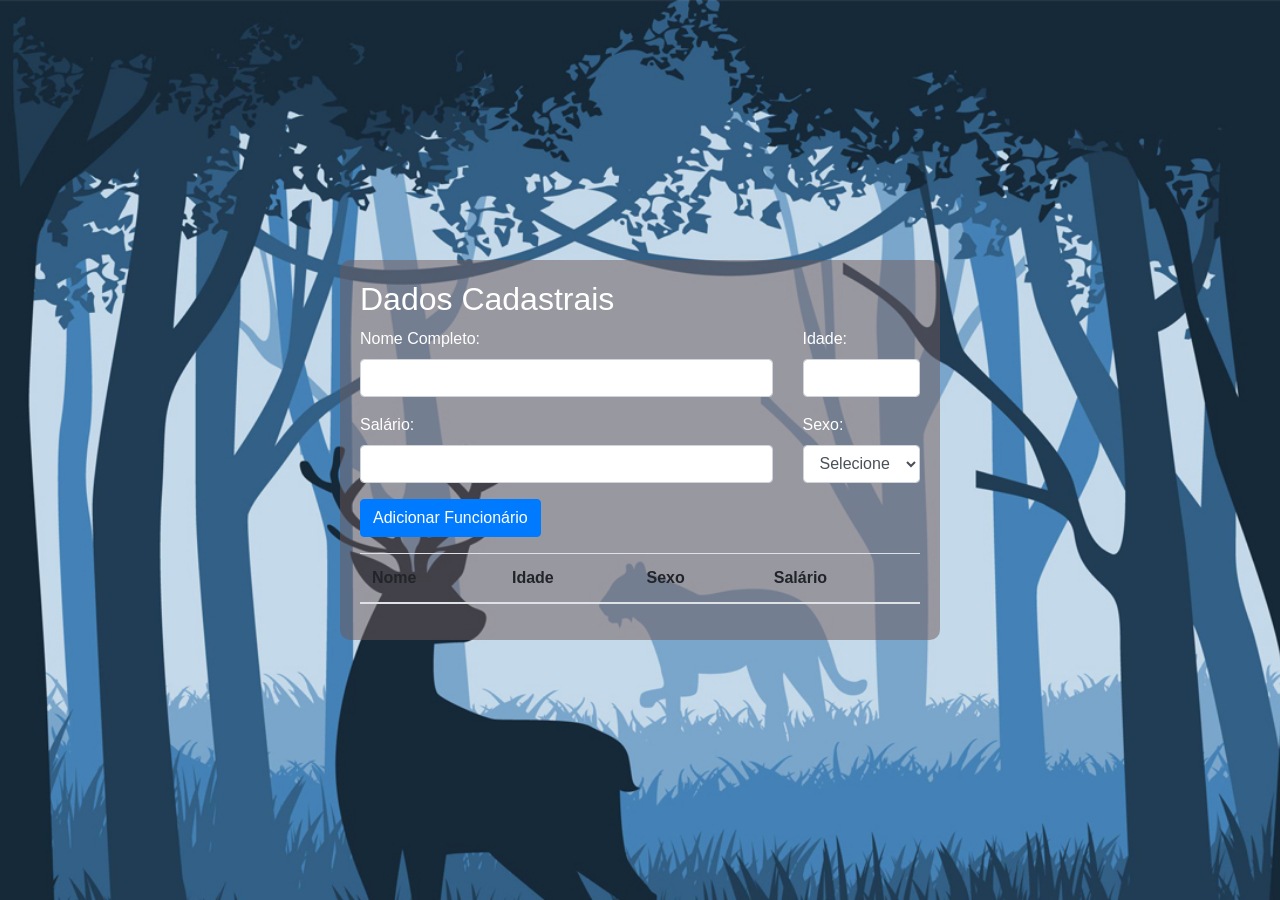
<file: av1/index.html>
<!DOCTYPE html>
<html lang="pt-BR">

<head>
    <meta charset="UTF-8">
    <meta name="viewport" content="width=device-width, initial-scale=1.0">
    <title>Cadastro de Funcionários</title>
    <link rel="stylesheet" href="https://stackpath.bootstrapcdn.com/bootstrap/4.5.2/css/bootstrap.min.css">
    <link rel="stylesheet" href="css/style.css">
</head>

<body>
    <div class="container">
        <h2>Dados Cadastrais</h2>
        <form id="employeeForm">

            <div class="row">
                <div class="col-9">
                    <div class="form-group">
                        <label for="name">Nome Completo:</label>
                        <input type="text" id="name" class="form-control" required>
                    </div>
                    <div class="form-group">
                        <label for="salary">Salário:</label>
                        <input type="number" id="salary" class="form-control" required min="1500" max="15000"
                            step="0.01">
                    </div>
                </div>
                <div class="col-3">
                    <div class="form-group">
                        <div class="form-group">
                            <label for="age">Idade:</label>
                            <input type="number" id="age" class="form-control" required min="15" max="120">
                        </div>
                    </div>
                    <label for="gender">Sexo:</label>
                    <select id="gender" class="form-control" required>
                        <option value="">Selecione</option>
                        <option value="Masculino">Masculino</option>
                        <option value="Feminino">Feminino</option>
                    </select>
                </div>

            </div>


            <button type="submit" id="submitBtn" class="btn btn-primary">Adicionar Funcionário</button>
            <div id="message" class="mt-2"></div>
        </form>

        <table class="table table-striped mt-3" id="employeeTable">
            <thead>
                <tr>
                    <th>Nome</th>
                    <th>Idade</th>
                    <th>Sexo</th>
                    <th>Salário</th>
                </tr>
            </thead>
            <tbody></tbody>
        </table>
    </div>

    <script src="script.js"></script>
</body>

</html>
</file>
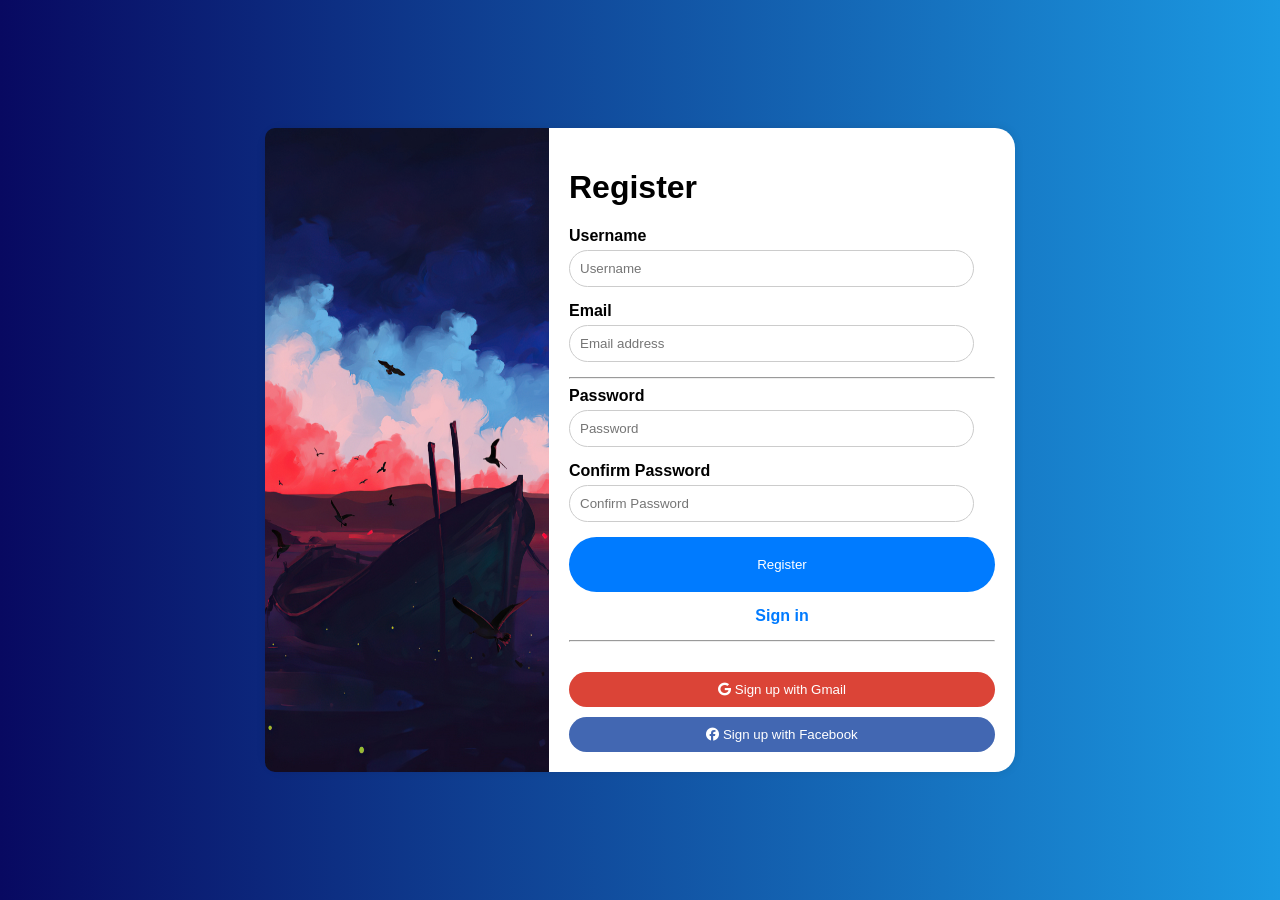
<file: av2/index.html>
<!DOCTYPE html>
<html lang="pt-BR">

<head>
    <meta charset="UTF-8">
    <meta name="viewport" content="width=device-width, initial-scale=1.0">
    <title>Formulário com Imagem</title>
    <link rel="stylesheet" href="https://cdnjs.cloudflare.com/ajax/libs/font-awesome/6.4.2/css/all.min.css">
    <link rel="stylesheet" href="css/style.css">
</head>

<body>
    <div class="container">
        <div class="image-container">
            <img src="img/barco.png" alt="imagem de barco" />
        </div>
        <div class="form-container">
            <h1>Register</h1>
            <form id="registrationForm">
                <div class="form-group">
                    <label for="username">Username</label>
                    <input id="username" type="text" placeholder="Username" required>
                </div>
                <div class="form-group">
                    <label for="email">Email</label>
                    <input id="email" type="email" placeholder="Email address" required>
                </div>
                <hr />
                <div class="form-group">
                    <label for="password">Password</label>
                    <input id="password" type="password" placeholder="Password" required>
                </div>
                <div class="form-group">
                    <label for="confirm-password">Confirm Password</label>
                    <input id="confirm-password" type="password" placeholder="Confirm Password" required>
                </div>
                <button type="submit" id="register-btn">Register</button>
            </form>
            <a class="link" href="sign-up">Sign in</a>
            <hr>
            <div class="social-buttons">
                <button onclick="window.location.href='https://mail.google.com/'">
                    <i class="fa-brands fa-google"></i> Sign up with Gmail
                </button>
                <button onclick="window.location.href='https://www.facebook.com/'">
                    <i class="fa-brands fa-facebook"></i> Sign up with Facebook
                </button>
            </div>
        </div>
    </div>
    <script src="script.js"></script>
</body>

</html>
</file>
<file: av1/css/style.css>
html, body {
    height: 100%;
    margin: 0;
}

body {
    background-image: url("../img/floresta.jpg");
    background-repeat: no-repeat;
    background-size: cover;
    background-position: center;
    color: #fff;
    display: flex;
    flex-direction: column;
    align-items: center;
    justify-content: center;
    height: 100vh;
}

.container {
    background-color: rgba(110, 88, 88, 0.5);
    color: #fff;
    padding: 20px;
    border-radius: 10px;
    max-width: 600px;
    width: 100%;
}

table {
    margin-top: 20px;
    width: 100%;
}

#message {
    color: yellow;
}
</file>
<file: av2/css/style.css>
body {
  font-family: Arial, sans-serif;
  margin: 0;
  padding: 0;
  display: flex;
  justify-content: center;
  align-items: center;
  height: 100vh;
  background-image: linear-gradient(to right, rgb(8, 9, 97), rgb(27, 153, 226));
}

.container {
  display: flex;
  width: 80%;
  max-width: 750px;
  background-color: white;
  border-radius: 20px;
  box-shadow: 0 0 10px rgba(0, 0, 0, 0.1);
}

.image-container {
  flex: 1;
}

.image-container img {
  width: 100%;
  height: 100%;
  border-top-left-radius: 10px;
  border-bottom-left-radius: 10px;
}

.form-container {
  flex: 1.5;
  padding: 20px;
}

.form-group {
  margin-bottom: 15px;
}

label {
  display: block;
  font-weight: bold;
  margin-bottom: 5px;
}

input {
  width: 90%;
  padding: 10px;
  border: 1px solid #ccc;
  border-radius: 30px;
}

button {
  width: 100%;
  padding: 20px;
  background-color: #007bff;
  color: white;
  border: none;
  border-radius: 30px;
  cursor: pointer;
}

.social-buttons {
  margin-top: 20px;
}

.social-buttons button {
  width: 100%;
  padding: 10px;
  background-color: #4267B2;
  color: white;
  border: none;
  border-radius: 20px;
  cursor: pointer;
  margin-top: 10px;
}

.social-buttons button:first-child {
  background-color: #db4437;
}

.link {
  display: block;
  text-align: center;
  margin: 15px 0;
  font-weight: bold;
  color: #007bff;
  text-decoration: none;
}

.link:hover {
  text-decoration: underline;
}
</file>
